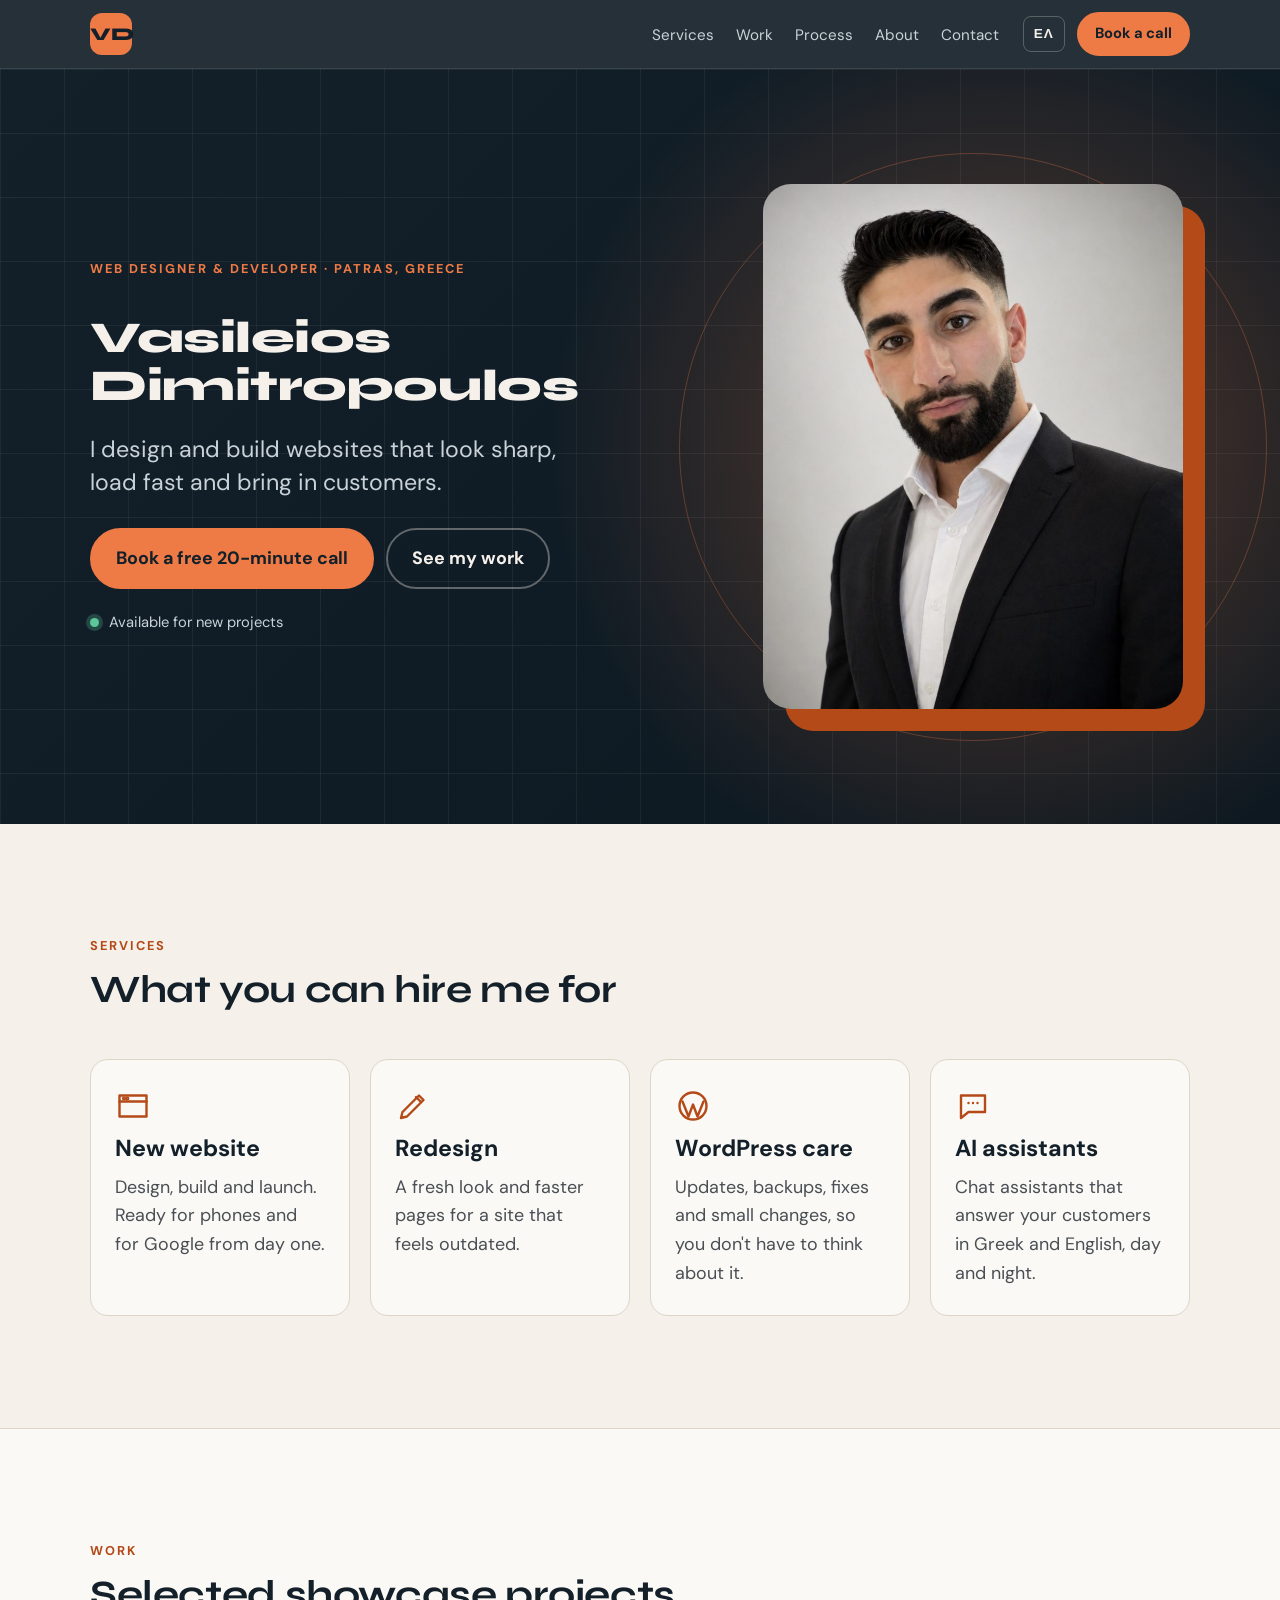
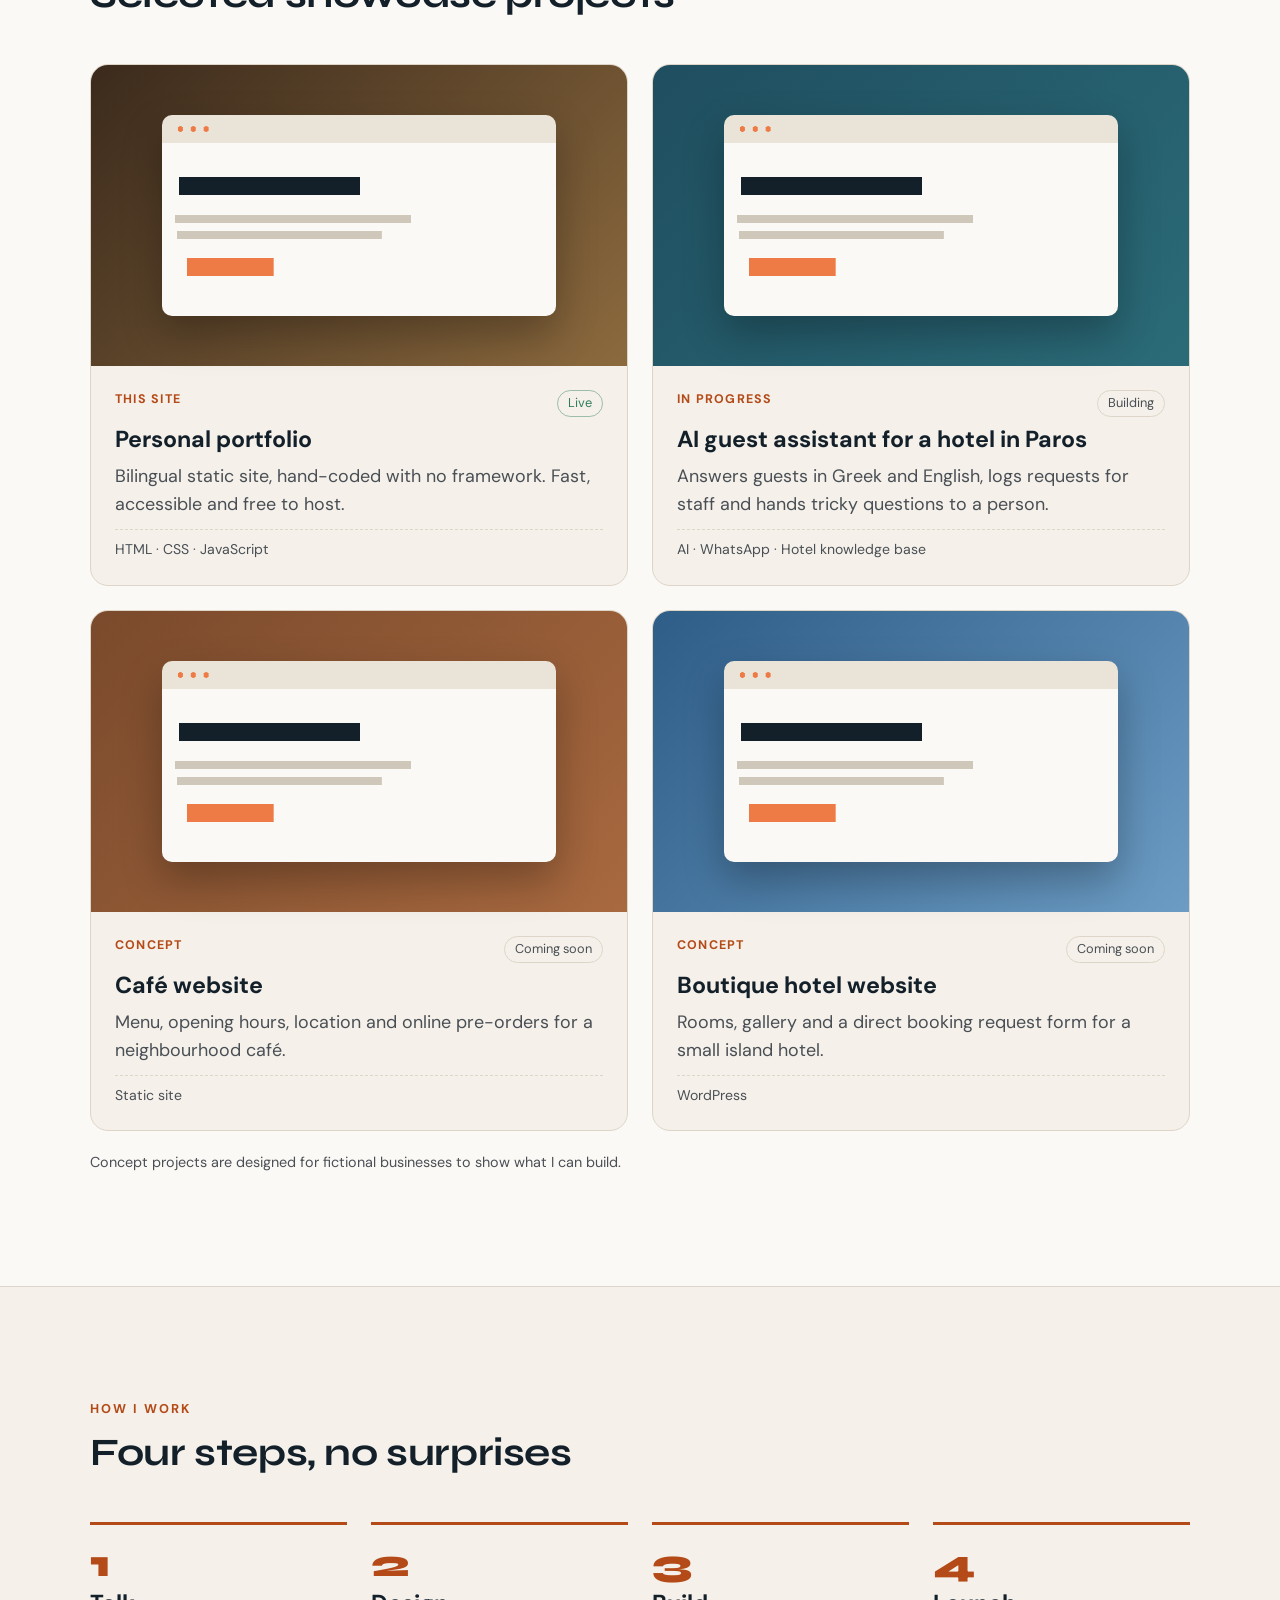
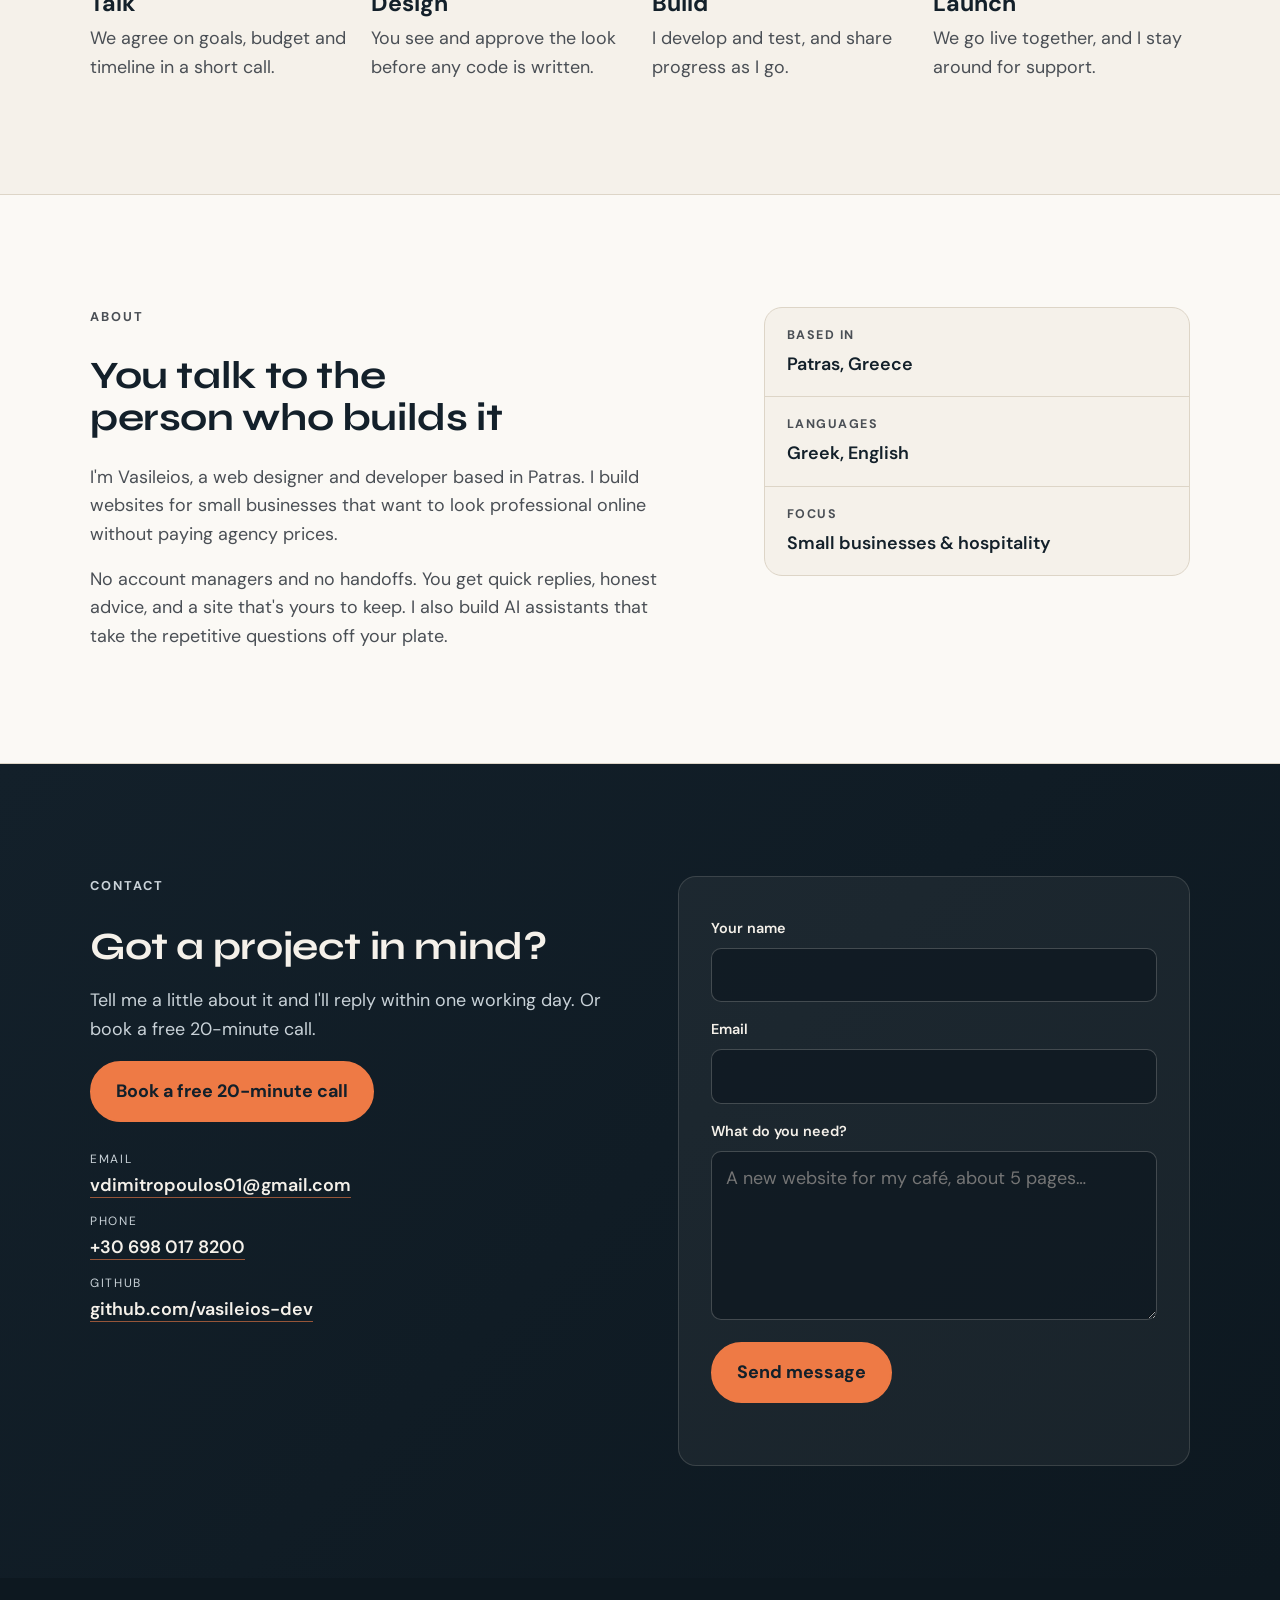
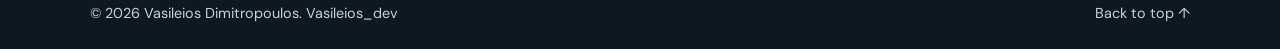
<file: index.html>
<!doctype html>
<html lang="en">
<head>
<meta charset="utf-8">
<meta name="viewport" content="width=device-width, initial-scale=1, viewport-fit=cover">
<title>Vasileios Dimitropoulos · Web Designer &amp; Developer in Patras, Greece</title>
<meta name="description" content="Web designer and developer in Patras, Greece. Fast, clean websites and AI assistants for small businesses.">
<meta name="robots" content="index, follow">
<meta name="author" content="Vasileios Dimitropoulos">
<meta name="theme-color" content="#13202A">
<meta property="og:type" content="website">
<meta property="og:url" content="https://vdimitropoulos.vercel.app/">
<meta property="og:site_name" content="Vasileios Dimitropoulos">
<meta property="og:locale" content="en_US">
<meta property="og:title" content="Vasileios Dimitropoulos · Web Designer &amp; Developer in Patras, Greece">
<meta property="og:description" content="Web designer and developer in Patras, Greece. Fast, clean websites and AI assistants for small businesses.">
<meta property="og:image" content="https://vdimitropoulos.vercel.app/vasileios.jpg">
<meta name="twitter:card" content="summary_large_image">
<link rel="icon" href="favicon.svg" type="image/svg+xml">
<link rel="apple-touch-icon" href="vasileios.jpg">
<link rel="canonical" href="https://vdimitropoulos.vercel.app/">
<link rel="alternate" hreflang="en" href="https://vdimitropoulos.vercel.app/">
<link rel="alternate" hreflang="el" href="https://vdimitropoulos.vercel.app/el.html">
<link rel="alternate" hreflang="x-default" href="https://vdimitropoulos.vercel.app/">
<script type="application/ld+json">{"@context":"https://schema.org","@graph":[{"@type":"Person","@id":"https://vdimitropoulos.vercel.app/#person","name":"Vasileios Dimitropoulos","alternateName":"Βασίλειος Δημητρόπουλος","jobTitle":"Web Designer & Developer","url":"https://vdimitropoulos.vercel.app/","image":"https://vdimitropoulos.vercel.app/vasileios.jpg","email":"mailto:vdimitropoulos01@gmail.com","telephone":"+306980178200","address":{"@type":"PostalAddress","addressLocality":"Patras","addressCountry":"GR"},"sameAs":["https://github.com/vasileios-dev"],"knowsLanguage":["el","en"]},{"@type":"ProfessionalService","@id":"https://vdimitropoulos.vercel.app/#service","name":"Vasileios Dimitropoulos · Web Design","description":"Web designer and developer in Patras, Greece. Fast, clean websites and AI assistants for small businesses.","url":"https://vdimitropoulos.vercel.app/","image":"https://vdimitropoulos.vercel.app/vasileios.jpg","email":"vdimitropoulos01@gmail.com","telephone":"+306980178200","founder":{"@id":"https://vdimitropoulos.vercel.app/#person"},"address":{"@type":"PostalAddress","addressLocality":"Patras","addressCountry":"GR"},"areaServed":"GR","inLanguage":"en"}]}</script>
<link rel="preconnect" href="https://fonts.googleapis.com">
<link rel="preconnect" href="https://fonts.gstatic.com" crossorigin>
<link rel="stylesheet" href="https://fonts.googleapis.com/css2?family=DM+Sans:opsz,wght@9..40,400..700&family=Syne:wght@600..800&display=swap">
<link rel="stylesheet" href="style.css">
</head>
<body>
<a class="skip" href="#main">Skip to content</a>
<header class="nav" id="top">
  <div class="wrap nav__inner">
    <a class="logo" href="#top" aria-label="Vasileios Dimitropoulos"><span>VD</span></a>
    <nav aria-label="Main">
      <ul class="nav__links">
        <li><a href="#services">Services</a></li>
        <li><a href="#work">Work</a></li>
        <li><a href="#process">Process</a></li>
        <li><a href="#about">About</a></li>
        <li><a href="#contact">Contact</a></li>
      </ul>
    </nav>
    <div class="nav__actions">
      <a class="lang" href="el.html" hreflang="el" lang="el" title="Ελληνικά">ΕΛ</a>
      <a class="btn btn--small" href="#contact">Book a call</a>
    </div>
  </div>
</header>

<main id="main">
  <section class="hero" aria-labelledby="hero-title">
    <div class="wrap hero__inner">
      <div class="hero__text">
        <p class="eyebrow eyebrow--light">Web designer &amp; developer · Patras, Greece</p>
        <h1 id="hero-title">Vasileios Dimitropoulos</h1>
        <p class="hero__tagline">I design and build websites that look sharp, load fast and bring in customers.</p>
        <div class="hero__ctas">
          <a class="btn" href="#contact">Book a free 20-minute call</a>
          <a class="btn btn--ghost" href="#work">See my work</a>
        </div>
        <p class="hero__badge"><span class="dot" aria-hidden="true"></span>Available for new projects</p>
      </div>
      <figure class="hero__photo">
        <img src="vasileios.jpg" alt="Portrait of Vasileios Dimitropoulos" width="800" height="1055">
      </figure>
    </div>
  </section>

  <section class="section" id="services" aria-labelledby="services-title">
    <div class="wrap">
      <p class="eyebrow">Services</p>
      <h2 id="services-title">What you can hire me for</h2>
      <div class="services">
        <article class="service">
          <svg class="icon" viewBox="0 0 24 24" aria-hidden="true" fill="none" stroke="currentColor" stroke-width="1.6" stroke-linecap="round" stroke-linejoin="round"><path d="M3 5h18v14H3z"/><path d="M3 9h18"/><circle cx="6" cy="7" r=".6"/><circle cx="8.2" cy="7" r=".6"/></svg>
          <h3>New website</h3>
          <p>Design, build and launch. Ready for phones and for Google from day one.</p>
        </article>
        <article class="service">
          <svg class="icon" viewBox="0 0 24 24" aria-hidden="true" fill="none" stroke="currentColor" stroke-width="1.6" stroke-linecap="round" stroke-linejoin="round"><path d="M4 20l4-1 11-11-3-3L5 16z"/><path d="M14 6l3 3"/></svg>
          <h3>Redesign</h3>
          <p>A fresh look and faster pages for a site that feels outdated.</p>
        </article>
        <article class="service">
          <svg class="icon" viewBox="0 0 24 24" aria-hidden="true" fill="none" stroke="currentColor" stroke-width="1.6" stroke-linecap="round" stroke-linejoin="round"><path d="M12 3a9 9 0 1 0 0 18 9 9 0 0 0 0-18z"/><path d="M5 9l4 10 3-8 3 8 4-10"/></svg>
          <h3>WordPress care</h3>
          <p>Updates, backups, fixes and small changes, so you don't have to think about it.</p>
        </article>
        <article class="service">
          <svg class="icon" viewBox="0 0 24 24" aria-hidden="true" fill="none" stroke="currentColor" stroke-width="1.6" stroke-linecap="round" stroke-linejoin="round"><path d="M4 5h16v11H9l-5 4z"/><path d="M9 10h.01M12 10h.01M15 10h.01"/></svg>
          <h3>AI assistants</h3>
          <p>Chat assistants that answer your customers in Greek and English, day and night.</p>
        </article>
      </div>
    </div>
  </section>

  <section class="section section--alt" id="work" aria-labelledby="work-title">
    <div class="wrap">
      <p class="eyebrow">Work</p>
      <h2 id="work-title">Selected showcase projects</h2>
      <div class="projects">
        <article class="project">
          <div class="project__thumb project__thumb--0" aria-hidden="true">
            <span class="project__mock"></span>
          </div>
          <div class="project__body">
            <div class="project__meta"><span class="tag">This site</span><span class="status status--0">Live</span></div>
            <h3>Personal portfolio</h3>
            <p>Bilingual static site, hand-coded with no framework. Fast, accessible and free to host.</p>
            <p class="stack">HTML · CSS · JavaScript</p>
          </div>
        </article>
        <article class="project">
          <div class="project__thumb project__thumb--1" aria-hidden="true">
            <span class="project__mock"></span>
          </div>
          <div class="project__body">
            <div class="project__meta"><span class="tag">In progress</span><span class="status status--1">Building</span></div>
            <h3>AI guest assistant for a hotel in Paros</h3>
            <p>Answers guests in Greek and English, logs requests for staff and hands tricky questions to a person.</p>
            <p class="stack">AI · WhatsApp · Hotel knowledge base</p>
          </div>
        </article>
        <article class="project">
          <div class="project__thumb project__thumb--2" aria-hidden="true">
            <span class="project__mock"></span>
          </div>
          <div class="project__body">
            <div class="project__meta"><span class="tag">Concept</span><span class="status status--2">Coming soon</span></div>
            <h3>Café website</h3>
            <p>Menu, opening hours, location and online pre-orders for a neighbourhood café.</p>
            <p class="stack">Static site</p>
          </div>
        </article>
        <article class="project">
          <div class="project__thumb project__thumb--3" aria-hidden="true">
            <span class="project__mock"></span>
          </div>
          <div class="project__body">
            <div class="project__meta"><span class="tag">Concept</span><span class="status status--3">Coming soon</span></div>
            <h3>Boutique hotel website</h3>
            <p>Rooms, gallery and a direct booking request form for a small island hotel.</p>
            <p class="stack">WordPress</p>
          </div>
        </article>
      </div>
      <p class="note">Concept projects are designed for fictional businesses to show what I can build.</p>
    </div>
  </section>

  <section class="section" id="process" aria-labelledby="process-title">
    <div class="wrap">
      <p class="eyebrow">How I work</p>
      <h2 id="process-title">Four steps, no surprises</h2>
      <ol class="steps">
        <li class="step">
          <span class="step__num">1</span>
          <h3>Talk</h3>
          <p>We agree on goals, budget and timeline in a short call.</p>
        </li>
        <li class="step">
          <span class="step__num">2</span>
          <h3>Design</h3>
          <p>You see and approve the look before any code is written.</p>
        </li>
        <li class="step">
          <span class="step__num">3</span>
          <h3>Build</h3>
          <p>I develop and test, and share progress as I go.</p>
        </li>
        <li class="step">
          <span class="step__num">4</span>
          <h3>Launch</h3>
          <p>We go live together, and I stay around for support.</p>
        </li>
      </ol>
    </div>
  </section>

  <section class="section section--alt" id="about" aria-labelledby="about-title">
    <div class="wrap about">
      <div class="about__text">
        <p class="eyebrow">About</p>
        <h2 id="about-title">You talk to the person who builds it</h2>
        <p>I'm Vasileios, a web designer and developer based in Patras. I build websites for small businesses that want to look professional online without paying agency prices.</p>
        <p>No account managers and no handoffs. You get quick replies, honest advice, and a site that's yours to keep. I also build AI assistants that take the repetitive questions off your plate.</p>
      </div>
      <dl class="facts"><div><dt>Based in</dt><dd>Patras, Greece</dd></div><div><dt>Languages</dt><dd>Greek, English</dd></div><div><dt>Focus</dt><dd>Small businesses &amp; hospitality</dd></div></dl>
    </div>
  </section>

  <section class="contact" id="contact" aria-labelledby="contact-title">
    <div class="wrap contact__inner">
      <div class="contact__intro">
        <p class="eyebrow eyebrow--light">Contact</p>
        <h2 id="contact-title">Got a project in mind?</h2>
        <p>Tell me a little about it and I'll reply within one working day. Or book a free 20-minute call.</p>
        <a class="btn" href="#contact">Book a free 20-minute call</a>
        <dl class="contact__details">
          <div><dt>Email</dt><dd><a href="mailto:vdimitropoulos01@gmail.com">vdimitropoulos01@gmail.com</a></dd></div>
          <div><dt>Phone</dt><dd><a href="tel:+306980178200">+30 698 017 8200</a></dd></div>
          <div><dt>GitHub</dt><dd><a href="https://github.com/vasileios-dev" rel="noopener">github.com/vasileios-dev</a></dd></div>
        </dl>
      </div>
      <form class="form" id="contact-form" action="https://formspree.io/f/YOUR_FORM_ID" method="POST"
        data-not-connected="The form isn't connected yet. Please email me directly for now." data-sending="Sending…" data-sent="Thanks! Your message is on its way. I'll reply within one working day." data-error="Something went wrong. Please email me directly.">
        <label for="cf-name">Your name</label>
        <input id="cf-name" name="name" type="text" autocomplete="name" required>
        <label for="cf-email">Email</label>
        <input id="cf-email" name="email" type="email" autocomplete="email" required>
        <label for="cf-message">What do you need?</label>
        <textarea id="cf-message" name="message" rows="5" placeholder="A new website for my café, about 5 pages…" required></textarea>
        <button class="btn" type="submit">Send message</button>
        <p class="form__status" role="status" aria-live="polite"></p>
      </form>
    </div>
  </section>
</main>

<footer class="footer">
  <div class="wrap footer__inner">
    <p>© 2026 Vasileios Dimitropoulos. Vasileios_dev</p>
    <a href="#top">Back to top ↑</a>
  </div>
</footer>
<script src="main.js" defer></script>
</body>
</html>
</file>
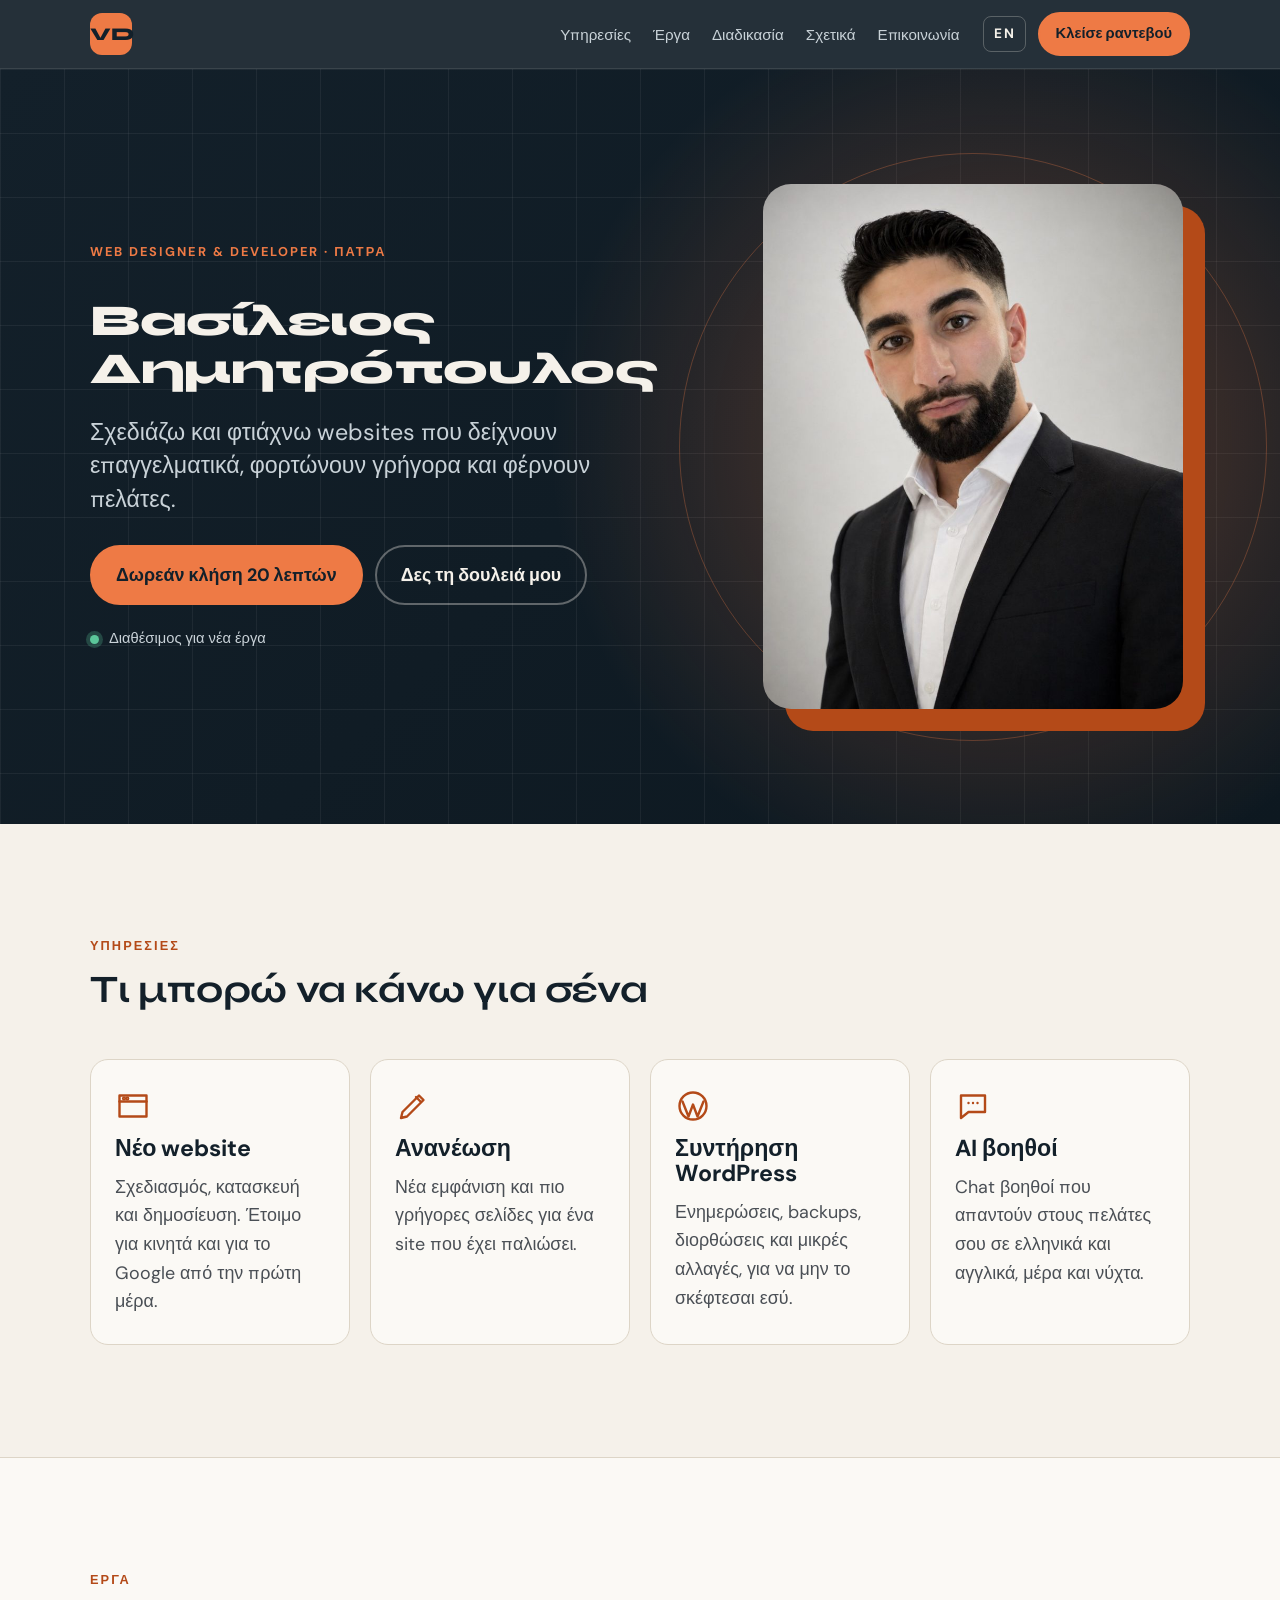
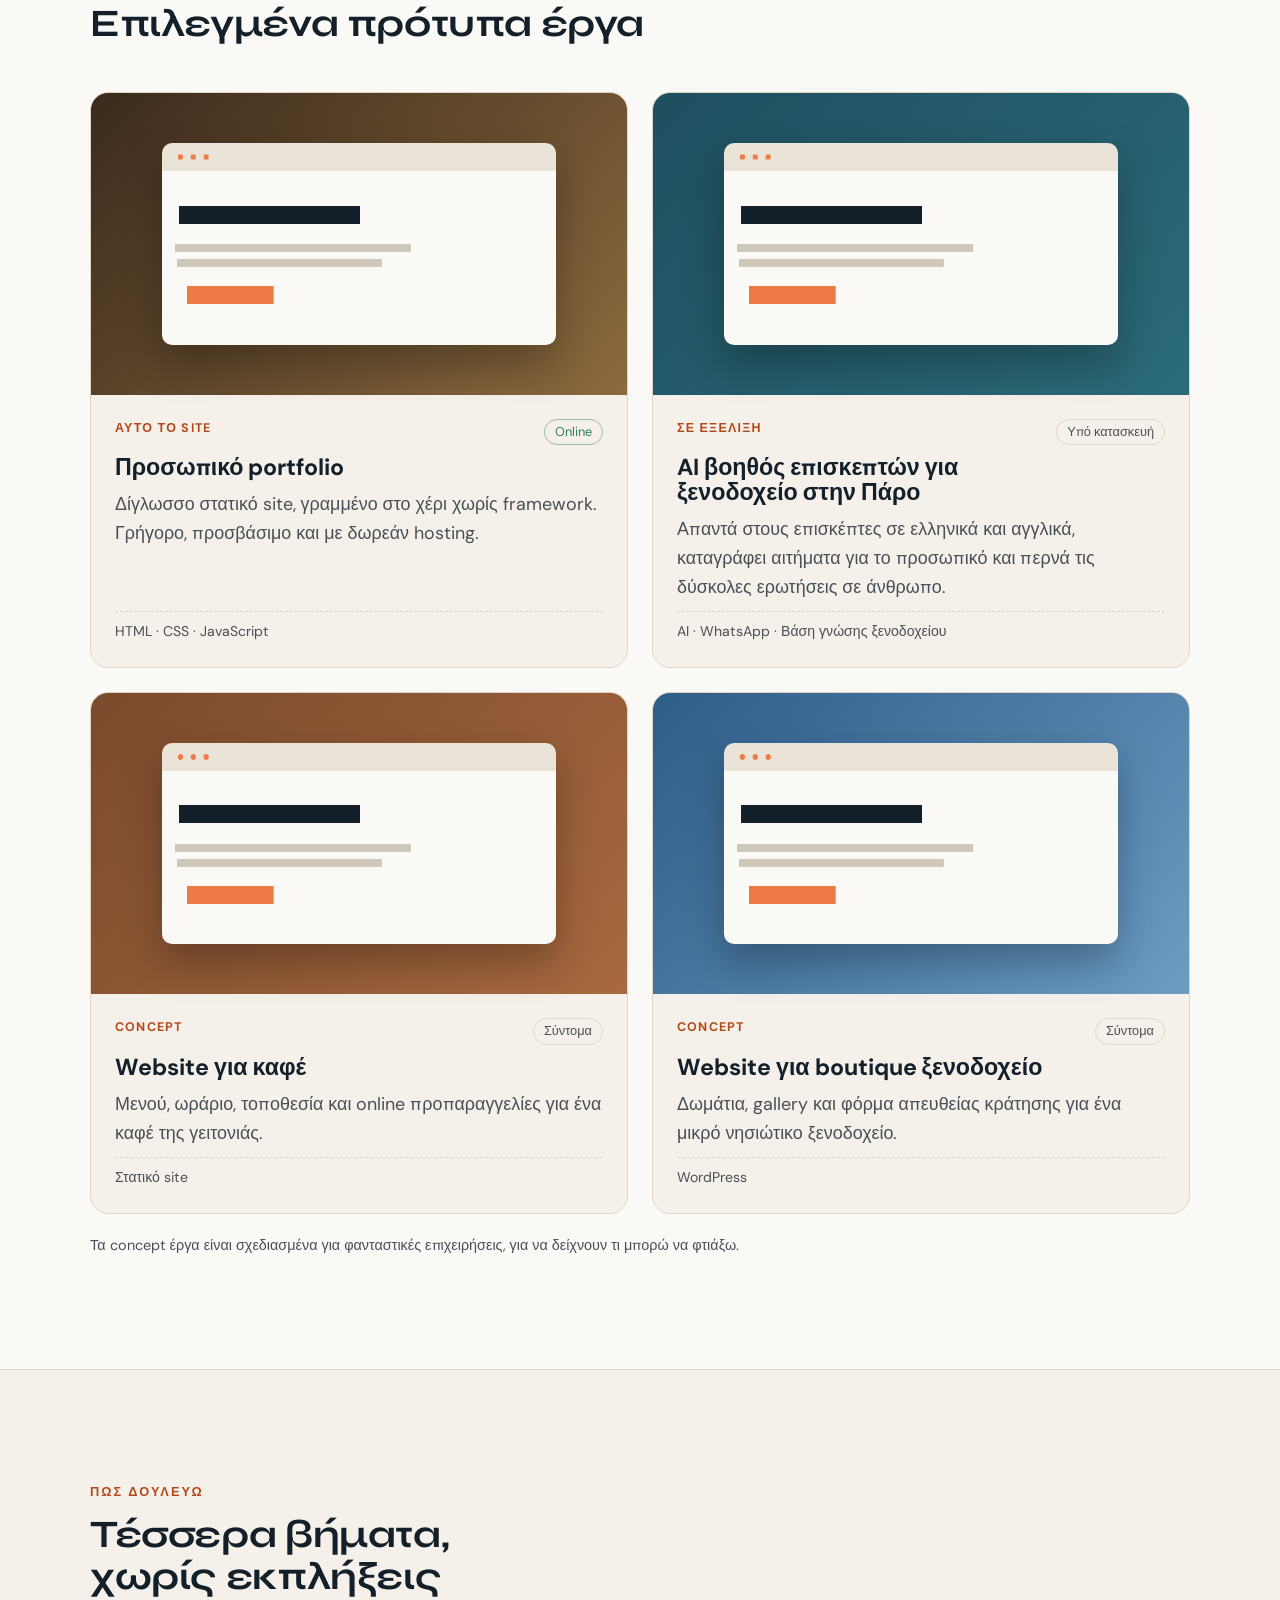
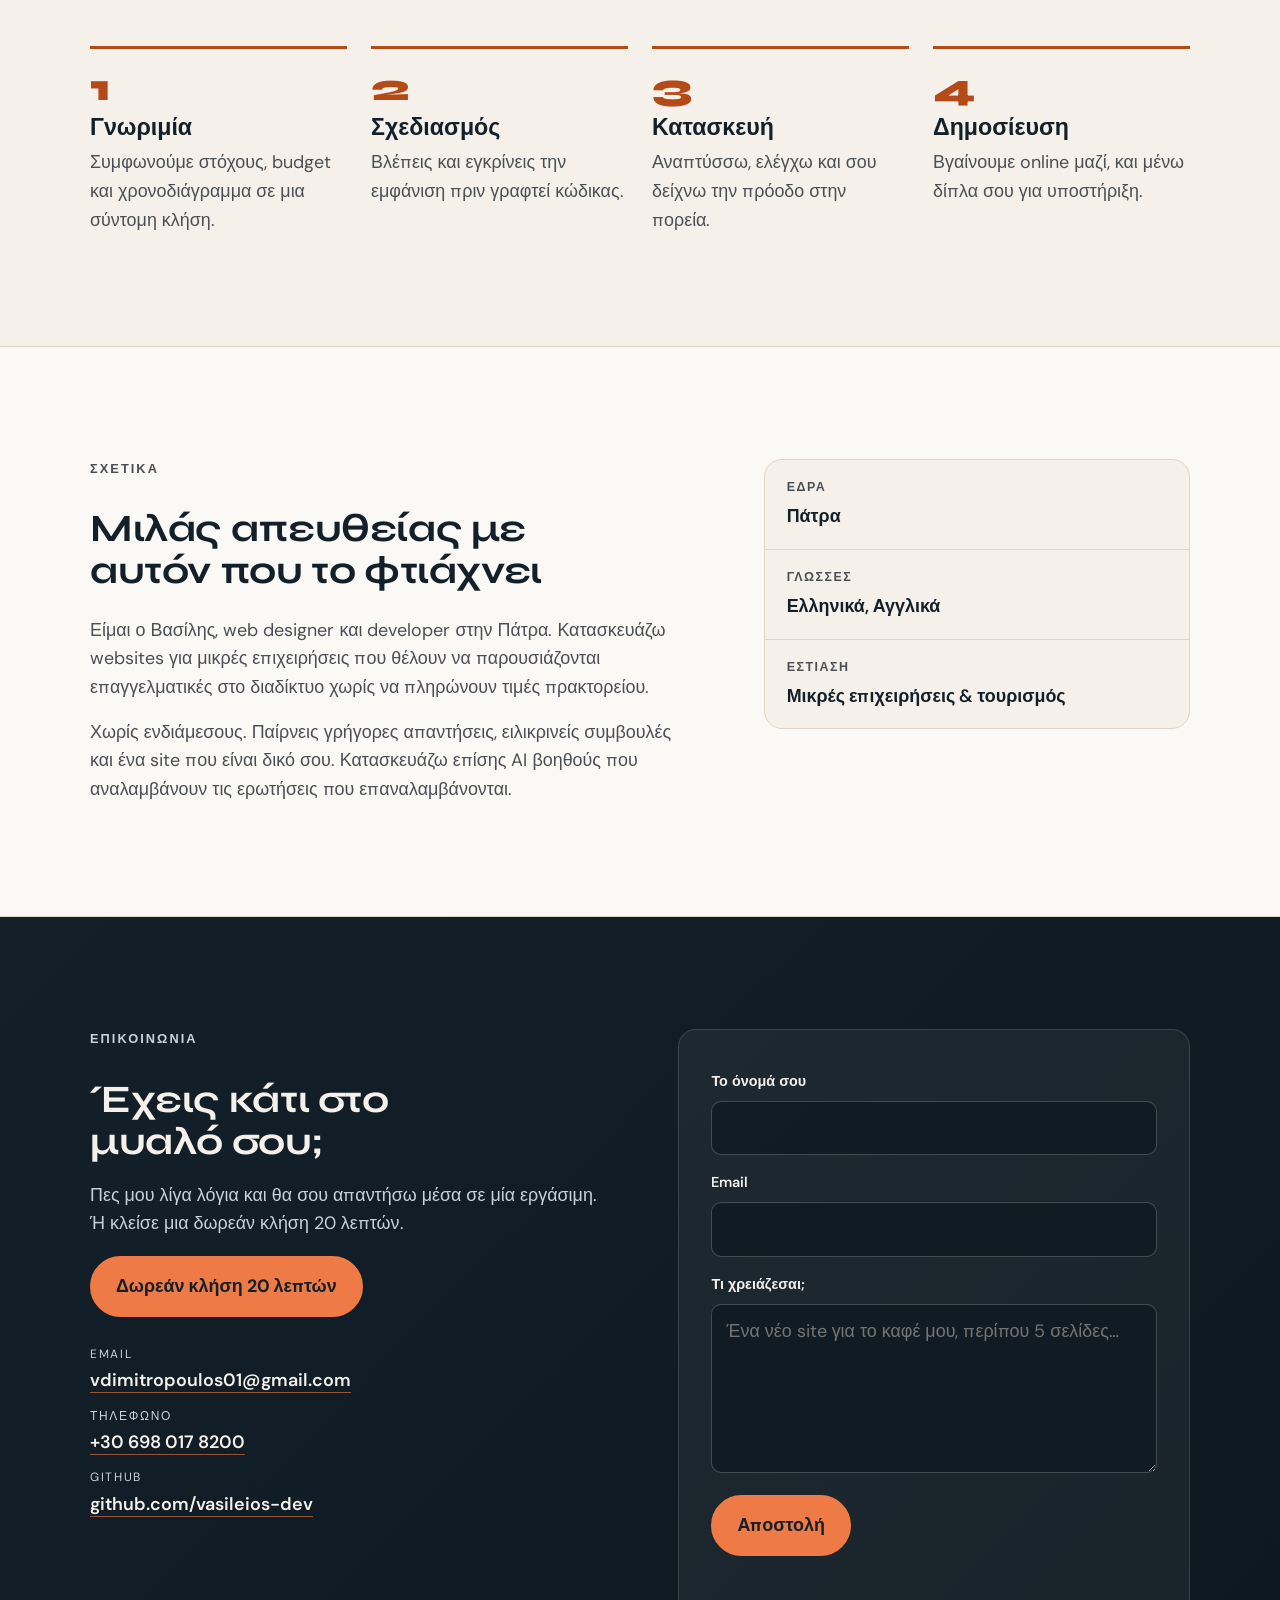
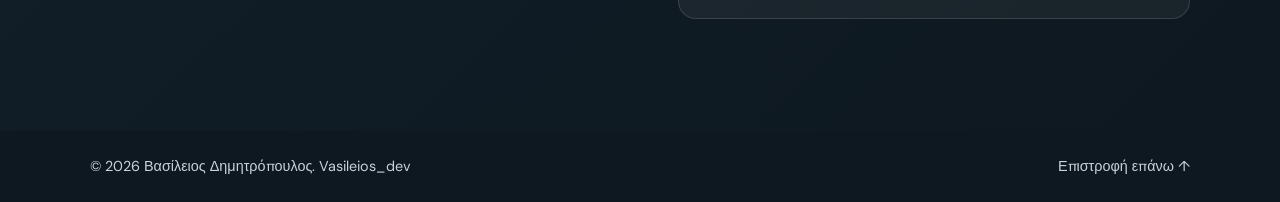
<file: el.html>
<!doctype html>
<html lang="el">
<head>
<meta charset="utf-8">
<meta name="viewport" content="width=device-width, initial-scale=1, viewport-fit=cover">
<title>Βασίλειος Δημητρόπουλος · Web Designer &amp; Developer στην Πάτρα</title>
<meta name="description" content="Web designer και developer στην Πάτρα. Γρήγορα, καθαρά websites και AI βοηθοί για μικρές επιχειρήσεις.">
<meta name="robots" content="index, follow">
<meta name="author" content="Βασίλειος Δημητρόπουλος">
<meta name="theme-color" content="#13202A">
<meta property="og:type" content="website">
<meta property="og:url" content="https://vdimitropoulos.vercel.app/el.html">
<meta property="og:site_name" content="Βασίλειος Δημητρόπουλος">
<meta property="og:locale" content="el_GR">
<meta property="og:title" content="Βασίλειος Δημητρόπουλος · Web Designer &amp; Developer στην Πάτρα">
<meta property="og:description" content="Web designer και developer στην Πάτρα. Γρήγορα, καθαρά websites και AI βοηθοί για μικρές επιχειρήσεις.">
<meta property="og:image" content="https://vdimitropoulos.vercel.app/vasileios.jpg">
<meta name="twitter:card" content="summary_large_image">
<link rel="icon" href="favicon.svg" type="image/svg+xml">
<link rel="apple-touch-icon" href="vasileios.jpg">
<link rel="canonical" href="https://vdimitropoulos.vercel.app/el.html">
<link rel="alternate" hreflang="en" href="https://vdimitropoulos.vercel.app/">
<link rel="alternate" hreflang="el" href="https://vdimitropoulos.vercel.app/el.html">
<link rel="alternate" hreflang="x-default" href="https://vdimitropoulos.vercel.app/">
<script type="application/ld+json">{"@context":"https://schema.org","@graph":[{"@type":"Person","@id":"https://vdimitropoulos.vercel.app/#person","name":"Βασίλειος Δημητρόπουλος","alternateName":"Vasileios Dimitropoulos","jobTitle":"Web Designer & Developer","url":"https://vdimitropoulos.vercel.app/","image":"https://vdimitropoulos.vercel.app/vasileios.jpg","email":"mailto:vdimitropoulos01@gmail.com","telephone":"+306980178200","address":{"@type":"PostalAddress","addressLocality":"Πάτρα","addressCountry":"GR"},"sameAs":["https://github.com/vasileios-dev"],"knowsLanguage":["el","en"]},{"@type":"ProfessionalService","@id":"https://vdimitropoulos.vercel.app/#service","name":"Βασίλειος Δημητρόπουλος · Web Design","description":"Web designer και developer στην Πάτρα. Γρήγορα, καθαρά websites και AI βοηθοί για μικρές επιχειρήσεις.","url":"https://vdimitropoulos.vercel.app/el.html","image":"https://vdimitropoulos.vercel.app/vasileios.jpg","email":"vdimitropoulos01@gmail.com","telephone":"+306980178200","founder":{"@id":"https://vdimitropoulos.vercel.app/#person"},"address":{"@type":"PostalAddress","addressLocality":"Πάτρα","addressCountry":"GR"},"areaServed":"GR","inLanguage":"el"}]}</script>
<link rel="preconnect" href="https://fonts.googleapis.com">
<link rel="preconnect" href="https://fonts.gstatic.com" crossorigin>
<link rel="stylesheet" href="https://fonts.googleapis.com/css2?family=DM+Sans:opsz,wght@9..40,400..700&family=Syne:wght@600..800&display=swap">
<link rel="stylesheet" href="style.css">
</head>
<body>
<a class="skip" href="#main">Μετάβαση στο περιεχόμενο</a>
<header class="nav" id="top">
  <div class="wrap nav__inner">
    <a class="logo" href="#top" aria-label="Βασίλειος Δημητρόπουλος"><span>VD</span></a>
    <nav aria-label="Main">
      <ul class="nav__links">
        <li><a href="#services">Υπηρεσίες</a></li>
        <li><a href="#work">Έργα</a></li>
        <li><a href="#process">Διαδικασία</a></li>
        <li><a href="#about">Σχετικά</a></li>
        <li><a href="#contact">Επικοινωνία</a></li>
      </ul>
    </nav>
    <div class="nav__actions">
      <a class="lang" href="index.html" hreflang="en" lang="en" title="English">EN</a>
      <a class="btn btn--small" href="#contact">Κλείσε ραντεβού</a>
    </div>
  </div>
</header>

<main id="main">
  <section class="hero" aria-labelledby="hero-title">
    <div class="wrap hero__inner">
      <div class="hero__text">
        <p class="eyebrow eyebrow--light">Web designer &amp; developer · Πάτρα</p>
        <h1 id="hero-title">Βασίλειος Δημητρόπουλος</h1>
        <p class="hero__tagline">Σχεδιάζω και φτιάχνω websites που δείχνουν επαγγελματικά, φορτώνουν γρήγορα και φέρνουν πελάτες.</p>
        <div class="hero__ctas">
          <a class="btn" href="#contact">Δωρεάν κλήση 20 λεπτών</a>
          <a class="btn btn--ghost" href="#work">Δες τη δουλειά μου</a>
        </div>
        <p class="hero__badge"><span class="dot" aria-hidden="true"></span>Διαθέσιμος για νέα έργα</p>
      </div>
      <figure class="hero__photo">
        <img src="vasileios.jpg" alt="Πορτρέτο του Βασίλειου Δημητρόπουλου" width="800" height="1055">
      </figure>
    </div>
  </section>

  <section class="section" id="services" aria-labelledby="services-title">
    <div class="wrap">
      <p class="eyebrow">Υπηρεσίες</p>
      <h2 id="services-title">Τι μπορώ να κάνω για σένα</h2>
      <div class="services">
        <article class="service">
          <svg class="icon" viewBox="0 0 24 24" aria-hidden="true" fill="none" stroke="currentColor" stroke-width="1.6" stroke-linecap="round" stroke-linejoin="round"><path d="M3 5h18v14H3z"/><path d="M3 9h18"/><circle cx="6" cy="7" r=".6"/><circle cx="8.2" cy="7" r=".6"/></svg>
          <h3>Νέο website</h3>
          <p>Σχεδιασμός, κατασκευή και δημοσίευση. Έτοιμο για κινητά και για το Google από την πρώτη μέρα.</p>
        </article>
        <article class="service">
          <svg class="icon" viewBox="0 0 24 24" aria-hidden="true" fill="none" stroke="currentColor" stroke-width="1.6" stroke-linecap="round" stroke-linejoin="round"><path d="M4 20l4-1 11-11-3-3L5 16z"/><path d="M14 6l3 3"/></svg>
          <h3>Ανανέωση</h3>
          <p>Νέα εμφάνιση και πιο γρήγορες σελίδες για ένα site που έχει παλιώσει.</p>
        </article>
        <article class="service">
          <svg class="icon" viewBox="0 0 24 24" aria-hidden="true" fill="none" stroke="currentColor" stroke-width="1.6" stroke-linecap="round" stroke-linejoin="round"><path d="M12 3a9 9 0 1 0 0 18 9 9 0 0 0 0-18z"/><path d="M5 9l4 10 3-8 3 8 4-10"/></svg>
          <h3>Συντήρηση WordPress</h3>
          <p>Ενημερώσεις, backups, διορθώσεις και μικρές αλλαγές, για να μην το σκέφτεσαι εσύ.</p>
        </article>
        <article class="service">
          <svg class="icon" viewBox="0 0 24 24" aria-hidden="true" fill="none" stroke="currentColor" stroke-width="1.6" stroke-linecap="round" stroke-linejoin="round"><path d="M4 5h16v11H9l-5 4z"/><path d="M9 10h.01M12 10h.01M15 10h.01"/></svg>
          <h3>AI βοηθοί</h3>
          <p>Chat βοηθοί που απαντούν στους πελάτες σου σε ελληνικά και αγγλικά, μέρα και νύχτα.</p>
        </article>
      </div>
    </div>
  </section>

  <section class="section section--alt" id="work" aria-labelledby="work-title">
    <div class="wrap">
      <p class="eyebrow">Έργα</p>
      <h2 id="work-title">Επιλεγμένα πρότυπα έργα</h2>
      <div class="projects">
        <article class="project">
          <div class="project__thumb project__thumb--0" aria-hidden="true">
            <span class="project__mock"></span>
          </div>
          <div class="project__body">
            <div class="project__meta"><span class="tag">Αυτό το site</span><span class="status status--0">Online</span></div>
            <h3>Προσωπικό portfolio</h3>
            <p>Δίγλωσσο στατικό site, γραμμένο στο χέρι χωρίς framework. Γρήγορο, προσβάσιμο και με δωρεάν hosting.</p>
            <p class="stack">HTML · CSS · JavaScript</p>
          </div>
        </article>
        <article class="project">
          <div class="project__thumb project__thumb--1" aria-hidden="true">
            <span class="project__mock"></span>
          </div>
          <div class="project__body">
            <div class="project__meta"><span class="tag">Σε εξέλιξη</span><span class="status status--1">Υπό κατασκευή</span></div>
            <h3>AI βοηθός επισκεπτών για ξενοδοχείο στην Πάρο</h3>
            <p>Απαντά στους επισκέπτες σε ελληνικά και αγγλικά, καταγράφει αιτήματα για το προσωπικό και περνά τις δύσκολες ερωτήσεις σε άνθρωπο.</p>
            <p class="stack">AI · WhatsApp · Βάση γνώσης ξενοδοχείου</p>
          </div>
        </article>
        <article class="project">
          <div class="project__thumb project__thumb--2" aria-hidden="true">
            <span class="project__mock"></span>
          </div>
          <div class="project__body">
            <div class="project__meta"><span class="tag">Concept</span><span class="status status--2">Σύντομα</span></div>
            <h3>Website για καφέ</h3>
            <p>Μενού, ωράριο, τοποθεσία και online προπαραγγελίες για ένα καφέ της γειτονιάς.</p>
            <p class="stack">Στατικό site</p>
          </div>
        </article>
        <article class="project">
          <div class="project__thumb project__thumb--3" aria-hidden="true">
            <span class="project__mock"></span>
          </div>
          <div class="project__body">
            <div class="project__meta"><span class="tag">Concept</span><span class="status status--3">Σύντομα</span></div>
            <h3>Website για boutique ξενοδοχείο</h3>
            <p>Δωμάτια, gallery και φόρμα απευθείας κράτησης για ένα μικρό νησιώτικο ξενοδοχείο.</p>
            <p class="stack">WordPress</p>
          </div>
        </article>
      </div>
      <p class="note">Τα concept έργα είναι σχεδιασμένα για φανταστικές επιχειρήσεις, για να δείχνουν τι μπορώ να φτιάξω.</p>
    </div>
  </section>

  <section class="section" id="process" aria-labelledby="process-title">
    <div class="wrap">
      <p class="eyebrow">Πώς δουλεύω</p>
      <h2 id="process-title">Τέσσερα βήματα, χωρίς εκπλήξεις</h2>
      <ol class="steps">
        <li class="step">
          <span class="step__num">1</span>
          <h3>Γνωριμία</h3>
          <p>Συμφωνούμε στόχους, budget και χρονοδιάγραμμα σε μια σύντομη κλήση.</p>
        </li>
        <li class="step">
          <span class="step__num">2</span>
          <h3>Σχεδιασμός</h3>
          <p>Βλέπεις και εγκρίνεις την εμφάνιση πριν γραφτεί κώδικας.</p>
        </li>
        <li class="step">
          <span class="step__num">3</span>
          <h3>Κατασκευή</h3>
          <p>Αναπτύσσω, ελέγχω και σου δείχνω την πρόοδο στην πορεία.</p>
        </li>
        <li class="step">
          <span class="step__num">4</span>
          <h3>Δημοσίευση</h3>
          <p>Βγαίνουμε online μαζί, και μένω δίπλα σου για υποστήριξη.</p>
        </li>
      </ol>
    </div>
  </section>

  <section class="section section--alt" id="about" aria-labelledby="about-title">
    <div class="wrap about">
      <div class="about__text">
        <p class="eyebrow">Σχετικά</p>
        <h2 id="about-title">Μιλάς απευθείας με αυτόν που το φτιάχνει</h2>
        <p>Είμαι ο Βασίλης, web designer και developer στην Πάτρα. Κατασκευάζω websites για μικρές επιχειρήσεις που θέλουν να παρουσιάζονται επαγγελματικές στο διαδίκτυο χωρίς να πληρώνουν τιμές πρακτορείου.</p>
        <p>Χωρίς ενδιάμεσους. Παίρνεις γρήγορες απαντήσεις, ειλικρινείς συμβουλές και ένα site που είναι δικό σου. Κατασκευάζω επίσης AI βοηθούς που αναλαμβάνουν τις ερωτήσεις που επαναλαμβάνονται.</p>
      </div>
      <dl class="facts"><div><dt>Έδρα</dt><dd>Πάτρα</dd></div><div><dt>Γλώσσες</dt><dd>Ελληνικά, Αγγλικά</dd></div><div><dt>Εστίαση</dt><dd>Μικρές επιχειρήσεις &amp; τουρισμός</dd></div></dl>
    </div>
  </section>

  <section class="contact" id="contact" aria-labelledby="contact-title">
    <div class="wrap contact__inner">
      <div class="contact__intro">
        <p class="eyebrow eyebrow--light">Επικοινωνία</p>
        <h2 id="contact-title">Έχεις κάτι στο μυαλό σου;</h2>
        <p>Πες μου λίγα λόγια και θα σου απαντήσω μέσα σε μία εργάσιμη. Ή κλείσε μια δωρεάν κλήση 20 λεπτών.</p>
        <a class="btn" href="#contact">Δωρεάν κλήση 20 λεπτών</a>
        <dl class="contact__details">
          <div><dt>Email</dt><dd><a href="mailto:vdimitropoulos01@gmail.com">vdimitropoulos01@gmail.com</a></dd></div>
          <div><dt>Τηλέφωνο</dt><dd><a href="tel:+306980178200">+30 698 017 8200</a></dd></div>
          <div><dt>GitHub</dt><dd><a href="https://github.com/vasileios-dev" rel="noopener">github.com/vasileios-dev</a></dd></div>
        </dl>
      </div>
      <form class="form" id="contact-form" action="https://formspree.io/f/YOUR_FORM_ID" method="POST"
        data-not-connected="Η φόρμα δεν έχει συνδεθεί ακόμα. Στείλε μου προς το παρόν email." data-sending="Αποστολή…" data-sent="Ευχαριστώ! Το μήνυμά σου στάλθηκε. Θα σου απαντήσω μέσα σε μία εργάσιμη." data-error="Κάτι πήγε στραβά. Στείλε μου απευθείας email.">
        <label for="cf-name">Το όνομά σου</label>
        <input id="cf-name" name="name" type="text" autocomplete="name" required>
        <label for="cf-email">Email</label>
        <input id="cf-email" name="email" type="email" autocomplete="email" required>
        <label for="cf-message">Τι χρειάζεσαι;</label>
        <textarea id="cf-message" name="message" rows="5" placeholder="Ένα νέο site για το καφέ μου, περίπου 5 σελίδες…" required></textarea>
        <button class="btn" type="submit">Αποστολή</button>
        <p class="form__status" role="status" aria-live="polite"></p>
      </form>
    </div>
  </section>
</main>

<footer class="footer">
  <div class="wrap footer__inner">
    <p>© 2026 Βασίλειος Δημητρόπουλος. Vasileios_dev</p>
    <a href="#top">Επιστροφή επάνω ↑</a>
  </div>
</footer>
<script src="main.js" defer></script>
</body>
</html>
</file>
<file: style.css>
/* Layout concept: a dark "night" hero and contact band frame warm sand sections;
   one terracotta accent; type pairs Syne (display) with DM Sans (text). */
:root {
  --bg: #F5F1EA;
  --surface: #FBF9F5;
  --ink: #13202A;
  --muted: #4A4F55;
  --line: #DDD5C7;
  --accent: #B44A18;
  --accent-ink: #FBF9F5;
  --night: #13202A;
  --night-2: #0D1820;
  --night-ink: #F5F1EA;
  --night-muted: #C9D2D8;
  --glow: #EE7A45;
  --ok: #2F7D5B;

  --font-display: "Syne", "Segoe UI", Arial, sans-serif;
  --font-text: "DM Sans", "Segoe UI", Arial, sans-serif;

  --step-0: clamp(1rem, 0.96rem + 0.2vw, 1.125rem);
  --step-1: clamp(1.2rem, 1.1rem + 0.5vw, 1.45rem);
  --step-2: clamp(1.6rem, 1.3rem + 1.4vw, 2.5rem);
  --step-3: clamp(2.4rem, 1.6rem + 4vw, 4.75rem);
  --radius: 18px;
  --gutter: clamp(16px, 4vw, 40px);
  color-scheme: light;
}
@media (prefers-color-scheme: dark) {
  :root:not([data-theme="light"]) {
    --bg: #0F1A22; --surface: #162430; --ink: #F2EEE6; --muted: #AEB9C1; --line: #26394A;
    --accent: #EE7A45; --accent-ink: #13202A; --night: #0B151C; --night-2: #08111A; --ok: #5BC79A;
    color-scheme: dark;
  }
}
:root[data-theme="dark"] {
  --bg: #0F1A22; --surface: #162430; --ink: #F2EEE6; --muted: #AEB9C1; --line: #26394A;
  --accent: #EE7A45; --accent-ink: #13202A; --night: #0B151C; --night-2: #08111A; --ok: #5BC79A;
  color-scheme: dark;
}

*, *::before, *::after { box-sizing: border-box; }
html { scroll-behavior: smooth; scroll-padding-top: 84px; }
@media (prefers-reduced-motion: reduce) { html { scroll-behavior: auto; } * { transition: none !important; animation: none !important; } }
body {
  margin: 0; background: var(--bg); color: var(--ink);
  font-family: var(--font-text); font-size: var(--step-0); line-height: 1.6;
  -webkit-font-smoothing: antialiased;
}
img { max-width: 100%; height: auto; display: block; }
h1, h2, h3 { font-family: var(--font-display); line-height: 1.08; margin: 0; text-wrap: balance; letter-spacing: -0.01em; }
h2 { font-size: var(--step-2); }
h3 { font-size: var(--step-1); font-family: var(--font-text); font-weight: 700; letter-spacing: 0; }
p { margin: 0; }
a { color: inherit; }
:focus-visible { outline: 3px solid var(--glow); outline-offset: 3px; border-radius: 6px; }

.wrap { width: 100%; max-width: 1180px; margin-inline: auto; padding-inline: var(--gutter); }
.skip { position: absolute; left: -999px; top: 8px; background: var(--accent); color: var(--accent-ink); padding: 8px 14px; border-radius: 8px; z-index: 100; }
.skip:focus { left: 8px; }

.eyebrow { font-size: 0.8rem; font-weight: 700; letter-spacing: 0.16em; text-transform: uppercase; color: var(--accent); margin-bottom: 12px; }
.eyebrow--light { color: var(--glow); }

.btn {
  display: inline-flex; align-items: center; justify-content: center; gap: 8px;
  background: var(--glow); color: #13202A; font-weight: 700; text-decoration: none;
  padding: 14px 24px; border-radius: 999px; border: 2px solid var(--glow);
  transition: transform .15s ease, background-color .15s ease; cursor: pointer; font: inherit; font-weight: 700;
}
.btn:hover { transform: translateY(-2px); }
.btn--ghost { background: transparent; color: var(--night-ink); border-color: color-mix(in srgb, var(--night-ink) 35%, transparent); }
.btn--ghost:hover { border-color: var(--night-ink); }
.btn--small { padding: 8px 16px; font-size: 0.92rem; }

/* Nav */
.nav {
  position: sticky; top: env(safe-area-inset-top, 0px); z-index: 50;
  background: color-mix(in srgb, var(--night) 92%, transparent);
  backdrop-filter: blur(10px); color: var(--night-ink);
  border-bottom: 1px solid color-mix(in srgb, var(--night-ink) 10%, transparent);
}
.nav__inner { display: flex; align-items: center; gap: 24px; min-height: 68px; }
.logo { text-decoration: none; display: inline-grid; place-items: center; width: 42px; height: 42px; border-radius: 12px; background: var(--glow); color: #13202A; font-family: var(--font-display); font-weight: 800; }
.nav nav { margin-left: auto; }
.nav__links { list-style: none; display: flex; gap: 22px; margin: 0; padding: 0; }
.nav__links a { text-decoration: none; color: var(--night-muted); font-size: 0.95rem; }
.nav__links a:hover { color: var(--night-ink); }
.nav__actions { display: flex; align-items: center; gap: 12px; }
.lang { text-decoration: none; font-weight: 700; font-size: 0.85rem; letter-spacing: .08em; padding: 6px 10px; border-radius: 8px; border: 1px solid color-mix(in srgb, var(--night-ink) 25%, transparent); }
.lang:hover { border-color: var(--night-ink); }
@media (max-width: 860px) { .nav nav { display: none; } .nav__actions { margin-left: auto; } }

/* Hero */
.hero {
  position: relative; overflow: hidden; isolation: isolate; color: var(--night-ink);
  background:
    radial-gradient(circle at 78% 50%, color-mix(in srgb, var(--glow) 34%, transparent) 0, transparent 42%),
    linear-gradient(to right, color-mix(in srgb, var(--night-ink) 6%, transparent) 1px, transparent 1px) 0 0 / 64px 64px,
    linear-gradient(to bottom, color-mix(in srgb, var(--night-ink) 6%, transparent) 1px, transparent 1px) 0 0 / 64px 64px,
    linear-gradient(135deg, var(--night), var(--night-2));
  padding-block: clamp(56px, 9vw, 120px);
}
.hero__inner { display: grid; grid-template-columns: 1.15fr 0.85fr; gap: clamp(32px, 6vw, 80px); align-items: center; }
.hero__text { min-width: 0; display: flex; flex-direction: column; gap: 22px; }
.hero h1 { font-size: clamp(1.5rem, 0.8rem + 2.6vw, 2.75rem); font-weight: 800; line-height: 1.1; overflow-wrap: break-word; }
.hero__tagline { font-size: var(--step-1); color: var(--night-muted); max-width: 32ch; line-height: 1.45; }
.hero__ctas { display: flex; flex-wrap: wrap; gap: 12px; margin-top: 6px; }
.hero__badge { display: inline-flex; align-items: center; gap: 10px; font-size: 0.92rem; color: var(--night-muted); }
.dot { width: 9px; height: 9px; border-radius: 50%; background: #5BC79A; box-shadow: 0 0 0 4px color-mix(in srgb, #5BC79A 25%, transparent); }
.hero__photo { margin: 0; position: relative; justify-self: center; width: min(100%, 420px); }
.hero__photo::before {
  content: ""; position: absolute; inset: 0; transform: translate(22px, 22px);
  background: var(--accent); border-radius: 28px; background: #B44A18;
}
.hero__photo::after {
  content: ""; position: absolute; width: 140%; aspect-ratio: 1; left: 50%; top: 50%; transform: translate(-50%, -50%);
  border: 1.5px solid color-mix(in srgb, var(--glow) 30%, transparent); border-radius: 50%; pointer-events: none; z-index: -1;
}
.hero__photo img { position: relative; border-radius: 28px; aspect-ratio: 4 / 5; object-fit: cover; width: 100%; }
@media (max-width: 760px) {
  .hero__inner { grid-template-columns: 1fr; }
  .hero__photo { order: -1; width: min(72%, 300px); justify-self: start; }
}

/* Sections */
.section { padding-block: clamp(64px, 9vw, 112px); }
.section--alt { background: var(--surface); border-block: 1px solid var(--line); }
.section h2 { margin-bottom: clamp(28px, 4vw, 48px); max-width: 22ch; }

.services { display: grid; grid-template-columns: repeat(4, minmax(0, 1fr)); gap: 20px; }
.service { padding: 28px 24px; border: 1px solid var(--line); border-radius: var(--radius); background: var(--surface); display: flex; flex-direction: column; gap: 12px; }
.service p { color: var(--muted); }
.icon { width: 36px; height: 36px; color: var(--accent); }
@media (max-width: 980px) { .services { grid-template-columns: repeat(2, minmax(0, 1fr)); } }
@media (max-width: 520px) { .services { grid-template-columns: 1fr; } }

/* Projects */
.projects { display: grid; grid-template-columns: repeat(2, minmax(0, 1fr)); gap: 24px; }
.project { background: var(--bg); border: 1px solid var(--line); border-radius: var(--radius); overflow: hidden; display: flex; flex-direction: column; }
.project__thumb { aspect-ratio: 16 / 9; position: relative; display: grid; place-items: center; padding: 28px; }
.project__thumb--0 { background: linear-gradient(135deg, #3B2A1C, #8C6A3E); }
.project__thumb--1 { background: linear-gradient(135deg, #1F4E5F, #2B6B78); }
.project__thumb--2 { background: linear-gradient(135deg, #7A4A2C, #A8693F); }
.project__thumb--3 { background: linear-gradient(135deg, #2E5D88, #6C9CC4); }
.project__mock {
  width: 82%; height: 82%; border-radius: 10px; background: #FBF9F5; position: relative;
  box-shadow: 0 18px 40px rgba(0,0,0,.28);
  background-image:
    linear-gradient(#E9E3D8, #E9E3D8), linear-gradient(#13202A, #13202A),
    linear-gradient(#CFC7B9, #CFC7B9), linear-gradient(#CFC7B9, #CFC7B9), linear-gradient(#EE7A45, #EE7A45);
  background-size: 100% 14%, 46% 9%, 60% 4%, 52% 4%, 22% 9%;
  background-position: 0 0, 8% 34%, 8% 52%, 8% 60%, 8% 78%;
  background-repeat: no-repeat;
}
.project__mock::before { content: ""; position: absolute; top: 4%; left: 3%; width: 10%; height: 6%; background: radial-gradient(circle, #EE7A45 30%, transparent 32%) 0 50% / 33% 100% repeat-x; }
.project__thumb--shot { overflow: hidden; padding: 24px 24px 0; align-items: end; }
.project__thumb--shot img { width: 62%; height: 100%; object-fit: cover; object-position: top; border-radius: 16px 16px 0 0; box-shadow: 0 18px 40px rgba(0,0,0,.35); }
.project__body { padding: 24px; display: flex; flex-direction: column; gap: 10px; flex: 1; }
.project__body p { color: var(--muted); }
.project__meta { display: flex; justify-content: space-between; gap: 12px; flex-wrap: wrap; }
.tag { font-size: 0.78rem; font-weight: 700; letter-spacing: .1em; text-transform: uppercase; color: var(--accent); }
.status { font-size: 0.8rem; padding: 2px 10px; border-radius: 999px; border: 1px solid var(--line); color: var(--muted); }
.status--0 { color: var(--ok); border-color: color-mix(in srgb, var(--ok) 45%, transparent); }
.stack { font-size: 0.88rem; margin-top: auto; padding-top: 8px; border-top: 1px dashed var(--line); }
.note { margin-top: 20px; font-size: 0.9rem; color: var(--muted); }
@media (max-width: 760px) { .projects { grid-template-columns: 1fr; } }

/* Process */
.steps { list-style: none; margin: 0; padding: 0; display: grid; grid-template-columns: repeat(4, minmax(0, 1fr)); gap: 24px; counter-reset: s; }
.step { border-top: 3px solid var(--accent); padding-top: 20px; display: flex; flex-direction: column; gap: 8px; }
.step__num { font-family: var(--font-display); font-weight: 800; font-size: 2.4rem; color: var(--accent); line-height: 1; }
.step p { color: var(--muted); }
@media (max-width: 860px) { .steps { grid-template-columns: repeat(2, minmax(0, 1fr)); } }
@media (max-width: 480px) { .steps { grid-template-columns: 1fr; } }

/* About */
.about { display: grid; grid-template-columns: 1.4fr 1fr; gap: clamp(32px, 6vw, 80px); align-items: start; }
.about__text { min-width: 0; display: flex; flex-direction: column; gap: 16px; }
.about__text h2 { margin-bottom: 8px; }
.about__text p { max-width: 62ch; color: var(--muted); }
.facts { margin: 0; display: grid; gap: 0; border: 1px solid var(--line); border-radius: var(--radius); background: var(--bg); }
.facts div { padding: 18px 22px; border-top: 1px solid var(--line); }
.facts div:first-child { border-top: none; }
.facts dt { font-size: 0.78rem; letter-spacing: .12em; text-transform: uppercase; color: var(--muted); font-weight: 700; }
.facts dd { margin: 4px 0 0; font-weight: 600; }
@media (max-width: 760px) { .about { grid-template-columns: 1fr; } }

/* Contact */
.contact { background: linear-gradient(135deg, var(--night), var(--night-2)); color: var(--night-ink); padding-block: clamp(64px, 9vw, 112px); }
.contact__inner { display: grid; grid-template-columns: 1fr 1fr; gap: clamp(32px, 6vw, 80px); align-items: start; }
.contact__intro { min-width: 0; display: flex; flex-direction: column; gap: 18px; align-items: flex-start; }
.contact__intro > p { color: var(--night-muted); max-width: 44ch; }
.contact__details { margin: 10px 0 0; display: grid; gap: 12px; }
.contact__details dt { font-size: 0.75rem; letter-spacing: .14em; text-transform: uppercase; color: var(--night-muted); }
.contact__details dd { margin: 2px 0 0; font-weight: 600; overflow-wrap: anywhere; }
.contact__details a { text-decoration: none; border-bottom: 1px solid color-mix(in srgb, var(--glow) 60%, transparent); }
.form { min-width: 0; display: flex; flex-direction: column; gap: 8px; background: color-mix(in srgb, var(--night-ink) 5%, transparent); border: 1px solid color-mix(in srgb, var(--night-ink) 14%, transparent); border-radius: var(--radius); padding: clamp(20px, 3vw, 32px); }
.form label { font-size: 0.9rem; font-weight: 600; margin-top: 8px; }
.form input, .form textarea {
  font: inherit; color: var(--night-ink); background: color-mix(in srgb, var(--night-2) 70%, transparent);
  border: 1px solid color-mix(in srgb, var(--night-ink) 22%, transparent); border-radius: 10px; padding: 12px 14px; width: 100%;
}
.form textarea { resize: vertical; }
.form input:focus, .form textarea:focus { outline: 2px solid var(--glow); outline-offset: 1px; }
.form .btn { margin-top: 14px; align-self: flex-start; }
.form__status { min-height: 1.5em; font-size: 0.92rem; color: var(--night-muted); }
@media (max-width: 860px) { .contact__inner { grid-template-columns: 1fr; } }

/* Footer */
.footer { background: var(--night-2); color: var(--night-muted); font-size: 0.9rem; padding-block: 24px; }
.footer__inner { display: flex; justify-content: space-between; gap: 16px; flex-wrap: wrap; }
.footer a { text-decoration: none; }
</file>
